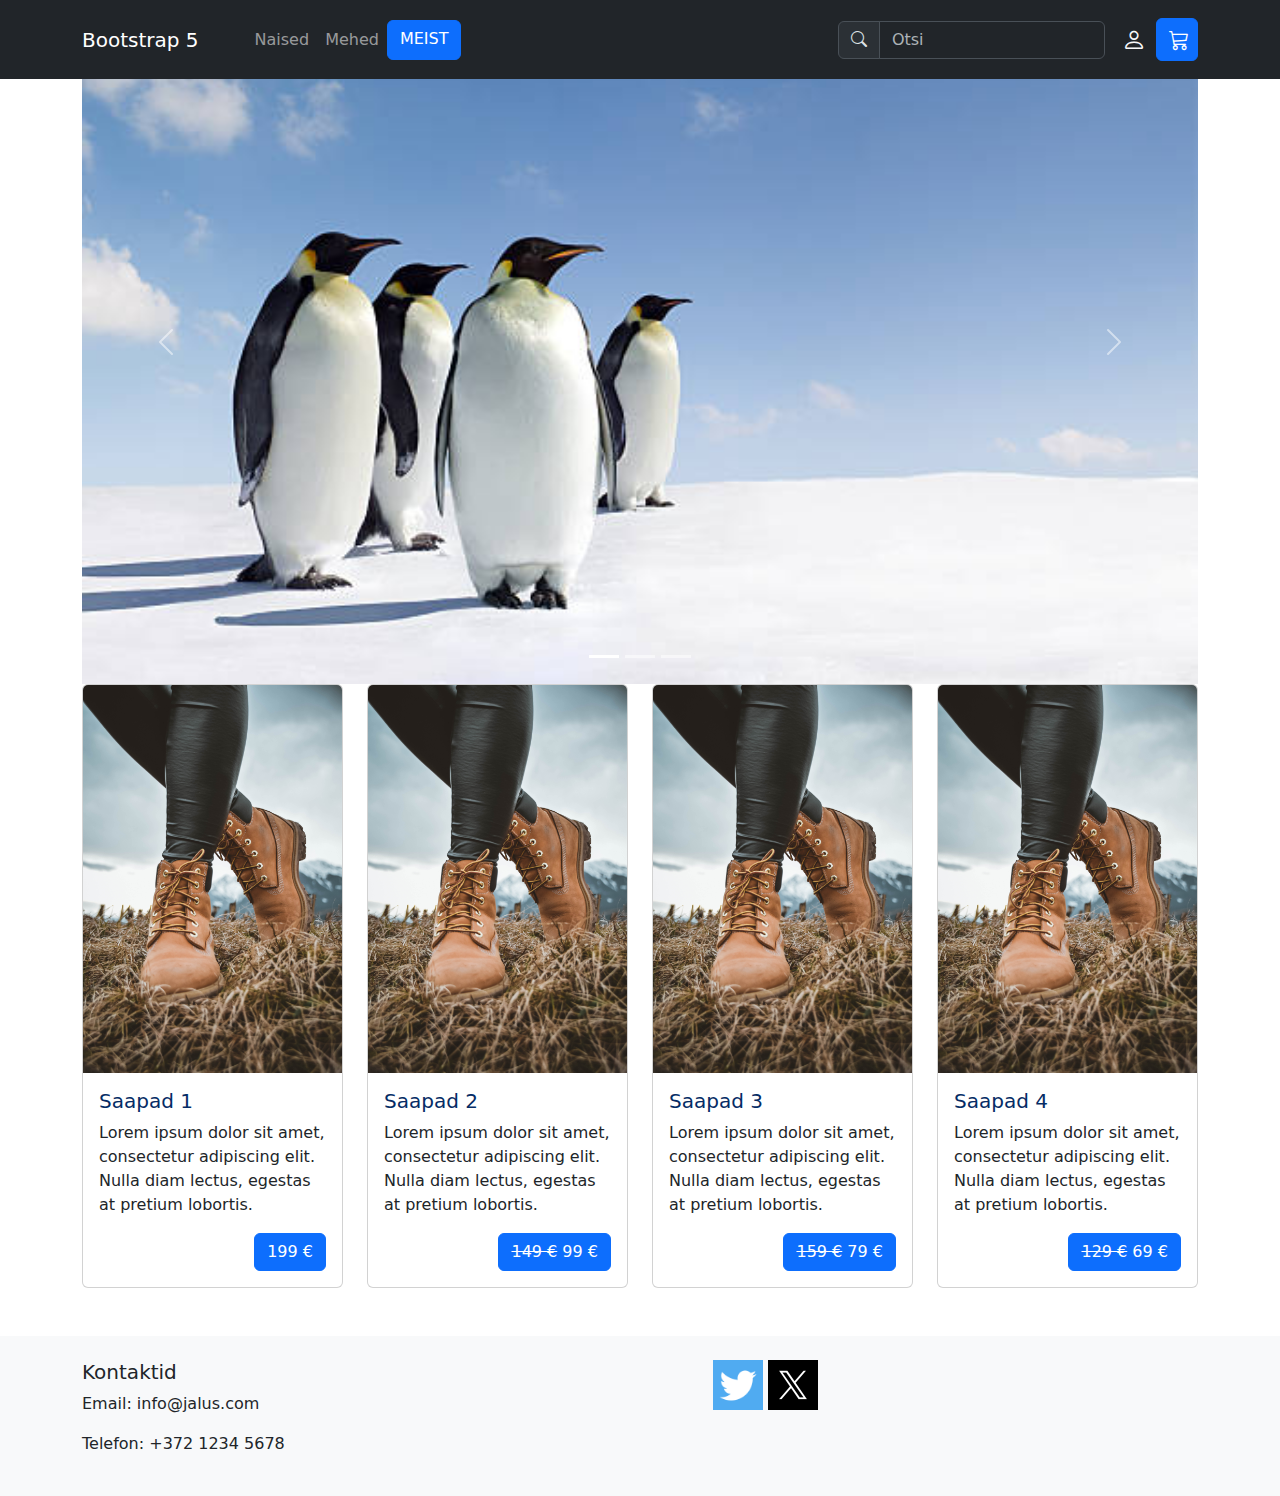
<file: index.html>
<!doctype html>
<html lang="et">

<head>
  <meta charset="utf-8">
  <meta name="viewport" content="width=device-width, initial-scale=1">
  <meta name="description" content="Bootstrapi juhend">
  <meta name="author" content="">
  <title>Bootstrap 5 juhend</title>
  <!--Bootstrap CSS-->
  <link href="https://cdn.jsdelivr.net/npm/bootstrap@5.3.3/dist/css/bootstrap.min.css" rel="stylesheet"
    integrity="sha384-QWTKZyjpPEjISv5WaRU9OFeRpok6YctnYmDr5pNlyT2bRjXh0JMhjY6hW+ALEwIH" crossorigin="anonymous">
  <!--Bootstrap ikoonid-->
  <link href="https://cdn.jsdelivr.net/npm/bootstrap-icons@1.9.1/font/bootstrap-icons.css" rel="stylesheet">
  <!--minu CSS-->
  <link rel="stylesheet" href="custom.css">
</head>

<body>
<!-- Navigatsioon --->
  <nav class="navbar navbar-expand-lg bg-dark py-3 fixed-top" data-bs-theme="dark">
    <div class="container">
      <button class="navbar-toggler" type="button" data-bs-toggle="collapse" data-bs-target="#navbarSupportedContent"
        aria-controls="navbarSupportedContent" aria-expanded="false" aria-label="Toggle navigation">
        <span class="navbar-toggler-icon"></span>
      </button>
      <a class="navbar-brand me-5" href="#">Bootstrap 5</a>
      <div class="collapse navbar-collapse" id="navbarSupportedContent">
        <ul class="navbar-nav me-auto">
          <li class="nav-item dropdown">
            <a class="nav-link dropdown" href="#" id="navbarDropdown" role="button" data-bs-toggle="dropdown"
              aria-expanded="false">Naised</a>
            <ul class="dropdown-menu" aria-labelledby="navbarDropdown">
              <li><a class="dropdown-item" href="#">Kingad</a></li>
              <div class="dropdown-divider"></div>
              <li><a class="dropdown-item" href="#">Saapad</a></li>
            </ul>
          </li>
          <li class="nav-item dropdown">
            <a class="nav-link dropdown" href="#" id="navbarDropdown" role="button" data-bs-toggle="dropdown"
              aria-expanded="false">Mehed</a>
            <ul class="dropdown-menu" aria-labelledby="navbarDropdown">
              <li><a class="dropdown-item" href="#">Kingad</a></li>
              <div class="dropdown-divider"></div>
              <li><a class="dropdown-item" href="#">Saapad</a></li>
            </ul>
          </li>
          <a href="meist.html" class="btn btn-primary">MEIST</a>
        </ul>
       
		<!--Otsi vorm -->
        <form class="d-flex me-1">
          <div class="input-group">
            <div class="input-group-text"><span class="bi bi-search mb-2"></span></div>
            <input class="form-control" type="search" placeholder="Otsi" aria-label="Search">
          </div>
        </form>
      </div>
      <div class="float-end">
       
	   <!--Login ikoon-->
        <button class="btn btn-link text-light" type="submit"><span class="bi bi-person"></span></button>
        
	   <!--Ostukorvi ikoon-->
        <a class="btn btn-primary" href="ostukorv.html" type="submit"><span class="bi bi-cart3"></span></button></a>
      
	  </div>
    </div>
  </nav>
  
  <!--Tee ise: siia konteinerisse lisa pildikarusell-->
  <div class="container">
    <div id="carouselExampleCaptions" class="carousel slide">
      <div class="carousel-indicators">
        <button type="button" data-bs-target="#carouselExampleCaptions" data-bs-slide-to="0" class="active" aria-current="true" aria-label="Slide 1"></button>
        <button type="button" data-bs-target="#carouselExampleCaptions" data-bs-slide-to="1" aria-label="Slide 2"></button>
        <button type="button" data-bs-target="#carouselExampleCaptions" data-bs-slide-to="2" aria-label="Slide 3"></button>
      </div>
      <div class="carousel-inner">
        <div class="carousel-item active">
          <img src="images/peng1.jpg" class="d-block w-100" alt="peng1">
        </div>
        <div class="carousel-item">
          <img src="images/peng2.jpg" class="d-block w-100" alt="peng2">
        </div>
        <div class="carousel-item">
          <img src="images/peng3.jpg" class="d-block w-100" alt="peng3">
          <div class="carousel-caption d-none d-md-block">
            <h5 class="d-none d-md-block">SUUREL EKRAANIL NÄHTAV TEKST</h5>
          </div>
        </div>
      </div>
      <button class="carousel-control-prev" type="button" data-bs-target="#carouselExampleCaptions" data-bs-slide="prev">
        <span class="carousel-control-prev-icon" aria-hidden="true"></span>
        <span class="visually-hidden">Previous</span>
      </button>
      <button class="carousel-control-next" type="button" data-bs-target="#carouselExampleCaptions" data-bs-slide="next">
        <span class="carousel-control-next-icon" aria-hidden="true"></span>
        <span class="visually-hidden">Next</span>
      </button>
    </div>
  </div>
  
  <!--Tooted avalehel kaartidena-->
  <div class="container overflow-hidden">
    <div class="row g-4 row justify-content-center">
      <div class="col-xl-3 col-md-6">
        <div class="card">
          <img src="stephan-seeber-NzAfGi8XuA4-unsplash.jpg" class="card-img-top" alt="pilt">
          <div class="card-body">
            <h5 class="card-title text-primary-emphasis">Saapad 1</h5>
            <p class="card-text">Lorem ipsum dolor sit amet, consectetur adipiscing elit. Nulla diam lectus, egestas at
              pretium lobortis.</p>
            <a href="toode.html" class="btn btn-primary float-end">199 €</a>
          </div>
        </div>
      </div>
      <div class="col-xl-3 col-md-6">
        <div class="card">
          <img src="stephan-seeber-NzAfGi8XuA4-unsplash.jpg" class="card-img-top" alt="pilt">
          <div class="card-body">
            <h5 class="card-title text-primary-emphasis">Saapad 2</h5>
            <p class="card-text">Lorem ipsum dolor sit amet, consectetur adipiscing elit. Nulla diam lectus, egestas at
              pretium lobortis.</p>
            <a href="#" class="btn btn-primary float-end"><s>149 €</s> 99 € </a>
          </div>
        </div>
      </div>
      <div class="col-xl-3 col-md-6">
        <div class="card">
          <img src="stephan-seeber-NzAfGi8XuA4-unsplash.jpg" class="card-img-top" alt="pilt">
          <div class="card-body">
            <h5 class="card-title text-primary-emphasis">Saapad 3</h5>
            <p class="card-text">Lorem ipsum dolor sit amet, consectetur adipiscing elit. Nulla diam lectus, egestas at
              pretium lobortis.</p>
            <a href="#" class="btn btn-primary float-end"><s>159 €</s> 79 €</a>
          </div>
        </div>
      </div>
      <div class="col-xl-3  col-md-6">
        <div class="card">
          <img src="stephan-seeber-NzAfGi8XuA4-unsplash.jpg" class="card-img-top" alt="pilt">
          <div class="card-body">
            <h5 class="card-title text-primary-emphasis">Saapad 4</h5>
            <p class="card-text">Lorem ipsum dolor sit amet, consectetur adipiscing elit. Nulla diam lectus, egestas at
              pretium lobortis.</p>
            <a href="#" class="btn btn-primary float-end"><s>129 €</s> 69 €</a>
          </div>
        </div>
      </div>
    </div>
  </div>
  
  <!--Tee ise: kujunda siia korrektne jalus - lisa kontaktid ja sotsiaalvõrgustike lingid ikoonidega.-->
<footer class="footer bg-light py-4">
  <div class="container">
    <div class="row">
      <!-- Kontaktid -->
      <div class="col-md-4">
        <h5>Kontaktid</h5>
        <p>Email: info@jalus.com</p>
        <p>Telefon: +372 1234 5678</p>
      </div>
      <div class="col-md-4 text-end">
        <div class="icons">
          <a href="#"><img src="images/twitter.png" alt="twitter" /></a>
          <a href="#"><img src="images/X_logo.jpg" alt="twitter2" /></a>
        </div>
      </div>
    </div>
  </div>
</footer>
  
  <!--Popper.js-->
  <script src="https://cdn.jsdelivr.net/npm/@popperjs/core@2.11.8/dist/umd/popper.min.js"
    integrity="sha384-I7E8VVD/ismYTF4hNIPjVp/Zjvgyol6VFvRkX/vR+Vc4jQkC+hVqc2pM8ODewa9r"
    crossorigin="anonymous"></script>
  
  <!--Bootstrap.js-->
  <script src="https://cdn.jsdelivr.net/npm/bootstrap@5.3.3/dist/js/bootstrap.min.js"
    integrity="sha384-0pUGZvbkm6XF6gxjEnlmuGrJXVbNuzT9qBBavbLwCsOGabYfZo0T0to5eqruptLy"
    crossorigin="anonymous"></script>

</body>

</html>
</file>
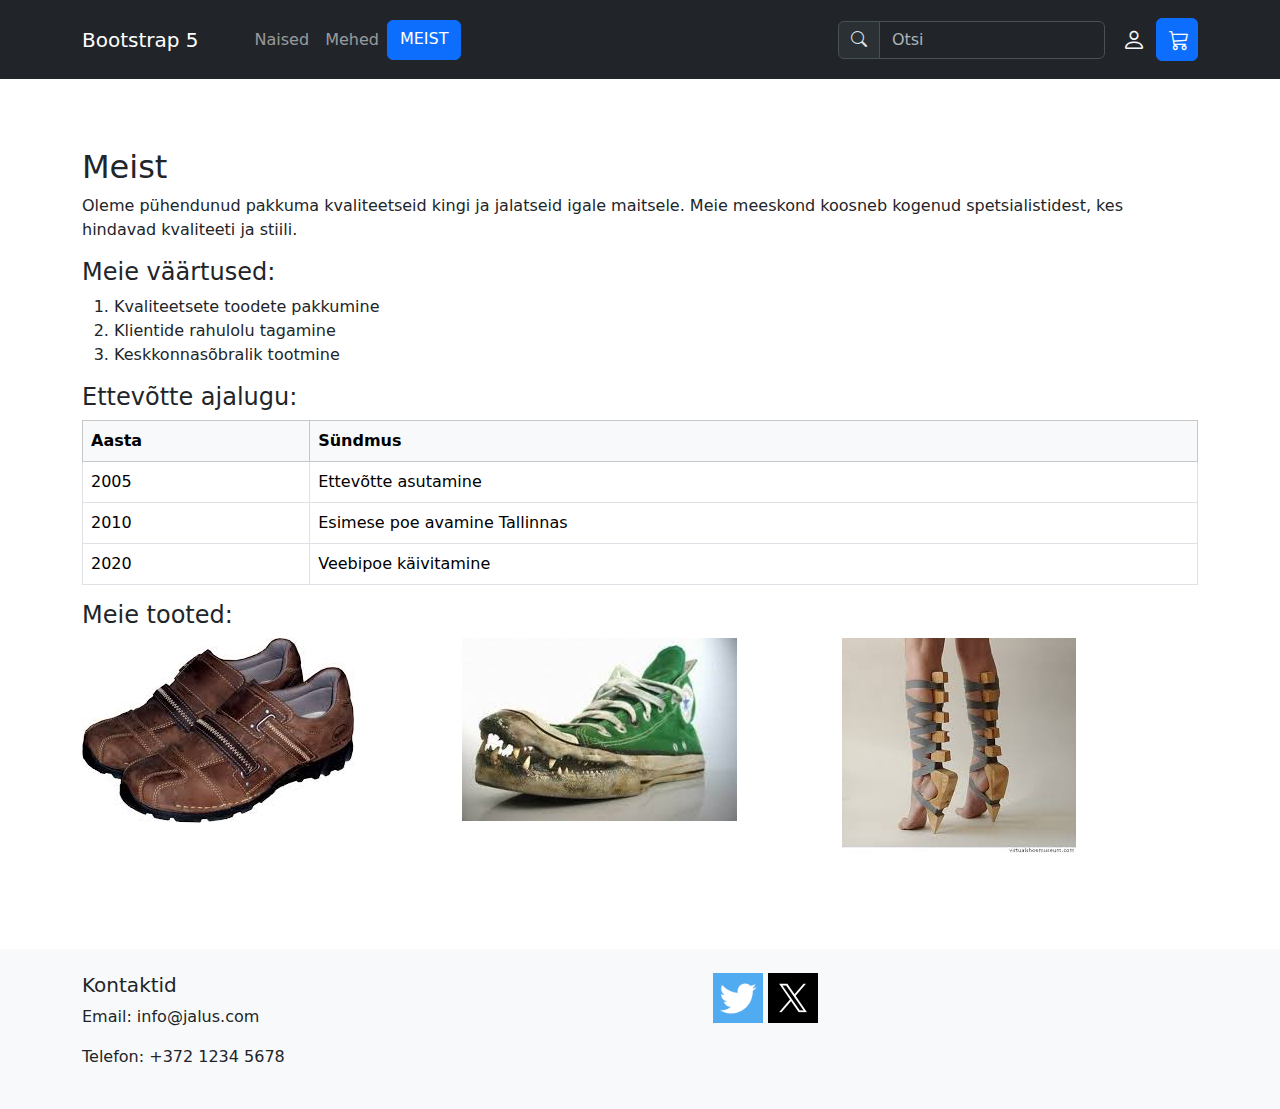
<file: meist.html>
<!doctype html>
<html lang="et">

<head>
    <meta charset="utf-8">
    <meta name="viewport" content="width=device-width, initial-scale=1">
    <meta name="description" content="Bootstrapi juhend">
    <meta name="author" content="">
    <title>Bootstrap 5 juhend</title>
    <!--Bootstrap CSS-->
    <link href="https://cdn.jsdelivr.net/npm/bootstrap@5.3.3/dist/css/bootstrap.min.css" rel="stylesheet"
          integrity="sha384-QWTKZyjpPEjISv5WaRU9OFeRpok6YctnYmDr5pNlyT2bRjXh0JMhjY6hW+ALEwIH" crossorigin="anonymous">
    <!--Bootstrap ikoonid-->
    <link href="https://cdn.jsdelivr.net/npm/bootstrap-icons@1.9.1/font/bootstrap-icons.css" rel="stylesheet">
    <!--minu CSS-->
    <link rel="stylesheet" href="custom.css">
</head>

<body>
<!-- Navigatsioon --->
<nav class="navbar navbar-expand-lg bg-dark py-3 fixed-top" data-bs-theme="dark">
    <div class="container">
        <button class="navbar-toggler" type="button" data-bs-toggle="collapse" data-bs-target="#navbarSupportedContent"
                aria-controls="navbarSupportedContent" aria-expanded="false" aria-label="Toggle navigation">
            <span class="navbar-toggler-icon"></span>
        </button>
        <a class="navbar-brand me-5" href="index.html">Bootstrap 5</a>
        <div class="collapse navbar-collapse" id="navbarSupportedContent">
            <ul class="navbar-nav me-auto">
                <li class="nav-item dropdown">
                    <a class="nav-link dropdown" href="#" id="navbarDropdown" role="button" data-bs-toggle="dropdown"
                       aria-expanded="false">Naised</a>
                    <ul class="dropdown-menu" aria-labelledby="navbarDropdown">
                        <li><a class="dropdown-item" href="#">Kingad</a></li>
                        <div class="dropdown-divider"></div>
                        <li><a class="dropdown-item" href="#">Saapad</a></li>
                    </ul>
                </li>
                <li class="nav-item dropdown">
                    <a class="nav-link dropdown" href="#" id="navbarDropdown" role="button" data-bs-toggle="dropdown"
                       aria-expanded="false">Mehed</a>
                    <ul class="dropdown-menu" aria-labelledby="navbarDropdown">
                        <li><a class="dropdown-item" href="#">Kingad</a></li>
                        <div class="dropdown-divider"></div>
                        <li><a class="dropdown-item" href="#">Saapad</a></li>
                    </ul>
                </li>
                <a href="meist.html" class="btn btn-primary">MEIST</a>
            </ul>

            <!--Otsi vorm -->
            <form class="d-flex me-1">
                <div class="input-group">
                    <div class="input-group-text"><span class="bi bi-search mb-2"></span></div>
                    <input class="form-control" type="search" placeholder="Otsi" aria-label="Search">
                </div>
            </form>
        </div>
        <div class="float-end">

            <!--Login ikoon-->
            <button class="btn btn-link text-light" type="submit"><span class="bi bi-person"></span></button>

            <!--Ostukorvi ikoon-->
            <a class="btn btn-primary" href="ostukorv.html" type="submit"><span class="bi bi-cart3"></span></button></a>

        </div>
    </div>
</nav>


<!-- Meist sektsioon -->
<div class="bodyheadervahe">
    <section id="meist" class="container py-5">
        <h2>Meist</h2>
        <p>Oleme pühendunud pakkuma kvaliteetseid kingi ja jalatseid igale maitsele. Meie meeskond koosneb kogenud spetsialistidest, kes hindavad kvaliteeti ja stiili.</p>

        <!-- Nummerdatud nimekiri -->
        <h4>Meie väärtused:</h4>
        <ol>
            <li>Kvaliteetsete toodete pakkumine</li>
            <li>Klientide rahulolu tagamine</li>
            <li>Keskkonnasõbralik tootmine</li>
        </ol>

        <!-- Tabel ettevõtte ajalooga -->
        <h4>Ettevõtte ajalugu:</h4>
        <table class="table table-bordered">
            <thead class="table-light">
            <tr>
                <th>Aasta</th>
                <th>Sündmus</th>
            </tr>
            </thead>
            <tbody>
            <tr>
                <td>2005</td>
                <td>Ettevõtte asutamine</td>
            </tr>
            <tr>
                <td>2010</td>
                <td>Esimese poe avamine Tallinnas</td>
            </tr>
            <tr>
                <td>2020</td>
                <td>Veebipoe käivitamine</td>
            </tr>
            </tbody>
        </table>

        <!-- Piltide galerii -->
        <h4>Meie tooted:</h4>
        <div class="row">
            <div class="col-md-4">
                <img src="images/kingad1.jpg" class="img-fluid" alt="kingad">
            </div>
            <div class="col-md-4">
                <img src="images/kingad2.jpg" class="img-fluid" alt="kingad">
            </div>
            <div class="col-md-4">
                <img src="images/kingad3.jpg" class="img-fluid" alt="kingad">
            </div>
        </div>
    </section>
</div>


<!--Tee ise: kujunda siia korrektne jalus - lisa kontaktid ja sotsiaalvõrgustike lingid ikoonidega.-->
<footer class="footer bg-light py-4">
    <div class="container">
        <div class="row">
            <!-- Kontaktid -->
            <div class="col-md-4">
                <h5>Kontaktid</h5>
                <p>Email: info@jalus.com</p>
                <p>Telefon: +372 1234 5678</p>
            </div>
            <div class="col-md-4 text-end">
                <div class="icons">
                    <a href="#"><img src="images/twitter.png" alt="twitter" /></a>
                    <a href="#"><img src="images/X_logo.jpg" alt="twitter2" /></a>
                </div>
            </div>
        </div>
    </div>
</footer>

<!--Popper.js-->
<script src="https://cdn.jsdelivr.net/npm/@popperjs/core@2.11.8/dist/umd/popper.min.js"
        integrity="sha384-I7E8VVD/ismYTF4hNIPjVp/Zjvgyol6VFvRkX/vR+Vc4jQkC+hVqc2pM8ODewa9r"
        crossorigin="anonymous"></script>

<!--Bootstrap.js-->
<script src="https://cdn.jsdelivr.net/npm/bootstrap@5.3.3/dist/js/bootstrap.min.js"
        integrity="sha384-0pUGZvbkm6XF6gxjEnlmuGrJXVbNuzT9qBBavbLwCsOGabYfZo0T0to5eqruptLy"
        crossorigin="anonymous"></script>

</body>

</html>
</file>
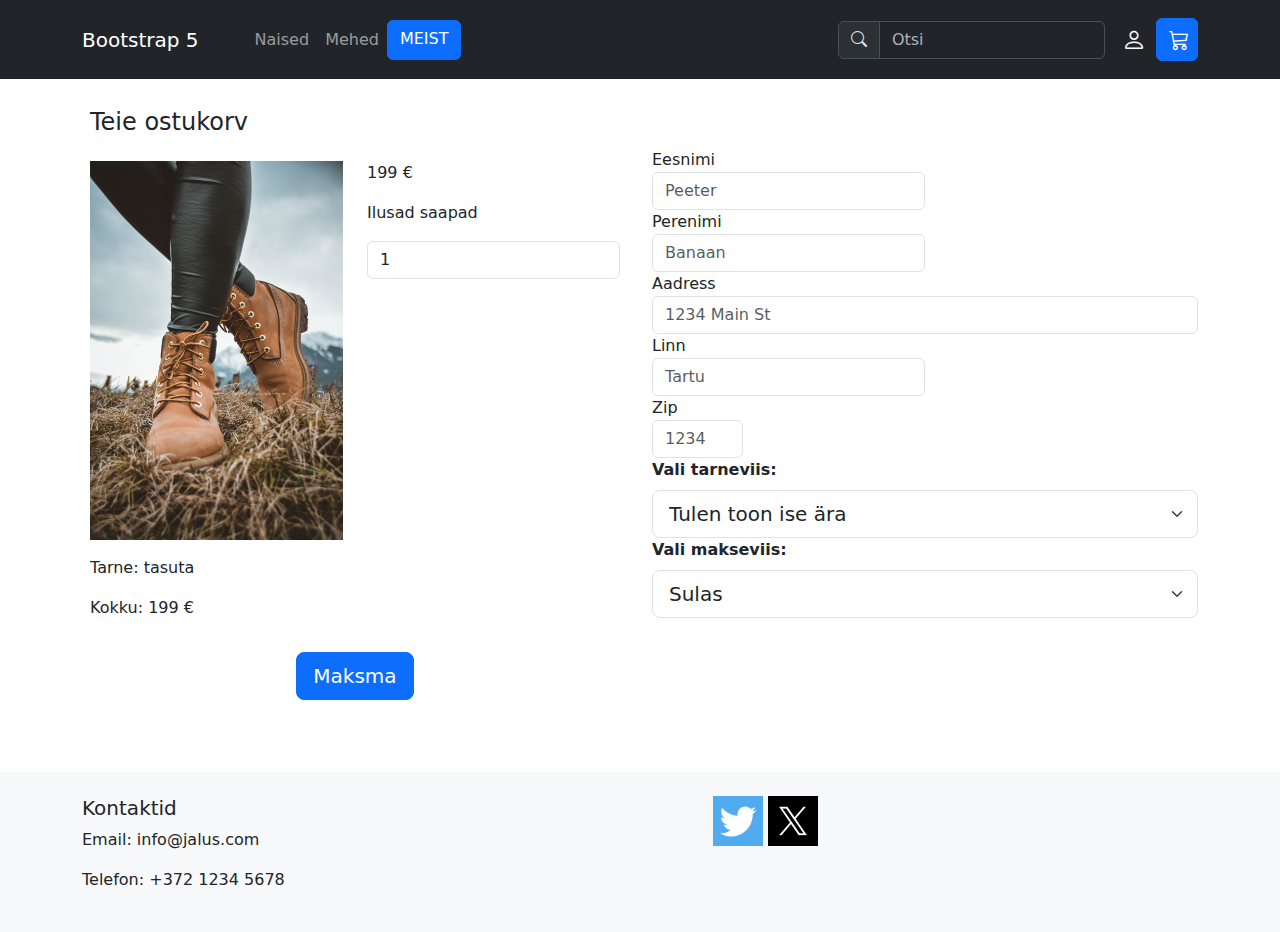
<file: ostukorv.html>
<!doctype html>
<html lang="et">

<head>
  <meta charset="utf-8">
  <meta name="viewport" content="width=device-width, initial-scale=1">
  <meta name="description" content="Bootstrapi juhend">
  <meta name="author" content="">
  <title>Bootstrap 5 juhend</title>
  <!--Bootstrap CSS-->
  <link href="https://cdn.jsdelivr.net/npm/bootstrap@5.3.3/dist/css/bootstrap.min.css" rel="stylesheet"
    integrity="sha384-QWTKZyjpPEjISv5WaRU9OFeRpok6YctnYmDr5pNlyT2bRjXh0JMhjY6hW+ALEwIH" crossorigin="anonymous">
  <!--Bootstrap ikoonid-->
  <link href="https://cdn.jsdelivr.net/npm/bootstrap-icons@1.9.1/font/bootstrap-icons.css" rel="stylesheet">
  <!--minu CSS-->
  <link rel="stylesheet" href="custom.css">
  
</head>

<body>
  <!-- Navigatsioon --->
  <nav class="navbar navbar-expand-lg bg-dark py-3 fixed-top" data-bs-theme="dark">
    <div class="container">
      <button class="navbar-toggler" type="button" data-bs-toggle="collapse" data-bs-target="#navbarSupportedContent"
        aria-controls="navbarSupportedContent" aria-expanded="false" aria-label="Toggle navigation">
        <span class="navbar-toggler-icon"></span>
      </button>
      <a class="navbar-brand me-5" href="#">Bootstrap 5</a>
      <div class="collapse navbar-collapse" id="navbarSupportedContent">
        <ul class="navbar-nav me-auto">
          <li class="nav-item dropdown">
            <a class="nav-link dropdown" href="#" id="navbarDropdown" role="button" data-bs-toggle="dropdown"
              aria-expanded="false">Naised</a>
            <ul class="dropdown-menu" aria-labelledby="navbarDropdown">
              <li><a class="dropdown-item" href="#">Kingad</a></li>
              <div class="dropdown-divider"></div>
              <li><a class="dropdown-item" href="#">Saapad</a></li>
            </ul>
          </li>
          <li class="nav-item dropdown">
            <a class="nav-link dropdown" href="#" id="navbarDropdown" role="button" data-bs-toggle="dropdown"
              aria-expanded="false">Mehed</a>
            <ul class="dropdown-menu" aria-labelledby="navbarDropdown">
              <li><a class="dropdown-item" href="#">Kingad</a></li>
              <div class="dropdown-divider"></div>
              <li><a class="dropdown-item" href="#">Saapad</a></li>
            </ul>
          </li>
          <a href="meist.html" class="btn btn-primary">MEIST</a>
        </ul>
        
		<!--Otsi vorm -->
        <form class="d-flex me-1">
          <div class="input-group">
            <div class="input-group-text"><span class="bi bi-search mb-2"></span></div>
            <input class="form-control" type="search" placeholder="Otsi" aria-label="Search">
          </div>
        </form>
      </div>
      <div class="float-end">
       
	   <!--Login ikoon-->
        <button class="btn btn-link text-light" type="submit"><span class="bi bi-person"></span></button>
       
	   <!--Ostukorvi ikoon-->
        <a class="btn btn-primary" href="ostukorv.html" type="submit"><span class="bi bi-cart3"></span></button></a>
      </div>
    </div>
  </nav>
  <div class="bodyheadervahe">
    <section>
      <div class="container">
        <div class="row">
          <div class="col-lg-6 d-flex align-items-start flex-column">
            <div class="mb-auto p-2">
              <h4>Teie ostukorv</h4>
            </div>
            <div class="mb-auto p-2 row">
              <div class="col-lg-6">
                <img src="stephan-seeber-NzAfGi8XuA4-unsplash.jpg" width="100%">
              </div>
              <div class="col-lg-6">
                <p>199 &#8364;</p>
                <p>Ilusad saapad</p>
                <select class="form-control col-lg-6 form-sm" id="kogus">
                  <option>0</option>
                  <option selected="selected">1</option>
                  <option>2</option>
                  <option>3</option>
                </select>
                <br />
              </div>
            </div>
            <div class="p-2">
              <p>Tarne: tasuta</span></p>
              <p>Kokku: 199 &#8364;</span></p>
            </div>
            <div class="p-2 mx-auto">
              <a href="#" class="btn btn-primary btn-lg mb-3">Maksma</a>
            </div>
          </div>
          <div class="col-lg-6">
            <!--Tee ise: korrasta (lisa) ostukorvi vormi nii, et sellel oleks väljad kasutaja andmete jaoks, makse ja tarneviisi valik ning ostukorv oleks kujundatud järgides kasutajaliidese disaini põhimõtteid.-->
            <form>
              <br/>
              <br/>
              <div class="form-row">
                <div class="form-group col-md-6">
                  <label for="inputEmail4">Eesnimi</label>
                  <input type="email" class="form-control" id="inputEmail4" placeholder="Peeter">
                </div>
                <div class="form-group col-md-6">
                  <label for="inputPassword4">Perenimi</label>
                  <input type="password" class="form-control" id="inputPassword4" placeholder="Banaan">
                </div>
              </div>
              <div class="form-group">
                <label for="inputAddress">Aadress</label>
                <input type="text" class="form-control" id="inputAddress" placeholder="1234 Main St">
              </div>
              <div class="form-row">
                <div class="form-group col-md-6">
                  <label for="inputCity">Linn</label>
                  <input type="text" class="form-control" id="inputCity" placeholder="Tartu">
                </div>
                <div class="form-group col-md-2">
                  <label for="inputZip">Zip</label>
                  <input type="text" class="form-control" id="inputZip" placeholder="1234">
                </div>
              </div>
              <label for="jalanr" class="form-label fw-semibold text-nowrap">Vali tarneviis:</label>
              <select class="form-select form-select-lg" size="1" id="jalanr" name="jalanumber">
                <option>Tulen toon ise ära</option>
                <option>Tellin ukse taha</option>
              </select>
              <label for="jalanr" class="form-label fw-semibold text-nowrap">Vali makseviis:</label>
              <select class="form-select form-select-lg" size="1" id="dsa" name="jalanumber">
                <option>Sulas</option>
                <option>Kaardiga</option>
              </select>
            </form>
          </div>
        </div>
      </div>
    </section>
  </div>

  <!--Tee ise: kujunda siia korrektne jalus - lisa kontaktid ja sotsiaalvõrgustike lingid ikoonidega.-->
  <footer class="footer bg-light py-4">
    <div class="container">
      <div class="row">
        <!-- Kontaktid -->
        <div class="col-md-4">
          <h5>Kontaktid</h5>
          <p>Email: info@jalus.com</p>
          <p>Telefon: +372 1234 5678</p>
        </div>
        <div class="col-md-4 text-end">
          <div class="icons">
            <a href="#"><img src="images/twitter.png" alt="twitter" /></a>
            <a href="#"><img src="images/X_logo.jpg" alt="twitter2" /></a>
          </div>
        </div>
      </div>
    </div>
  </footer>
  
  <!--Popper.js-->
  <script src="https://cdn.jsdelivr.net/npm/@popperjs/core@2.11.8/dist/umd/popper.min.js"
    integrity="sha384-I7E8VVD/ismYTF4hNIPjVp/Zjvgyol6VFvRkX/vR+Vc4jQkC+hVqc2pM8ODewa9r"
    crossorigin="anonymous"></script>
	
  <!--Bootstrap.js-->
  <script src="https://cdn.jsdelivr.net/npm/bootstrap@5.3.3/dist/js/bootstrap.min.js"
    integrity="sha384-0pUGZvbkm6XF6gxjEnlmuGrJXVbNuzT9qBBavbLwCsOGabYfZo0T0to5eqruptLy"
    crossorigin="anonymous"></script>
</body>

</html>
</file>
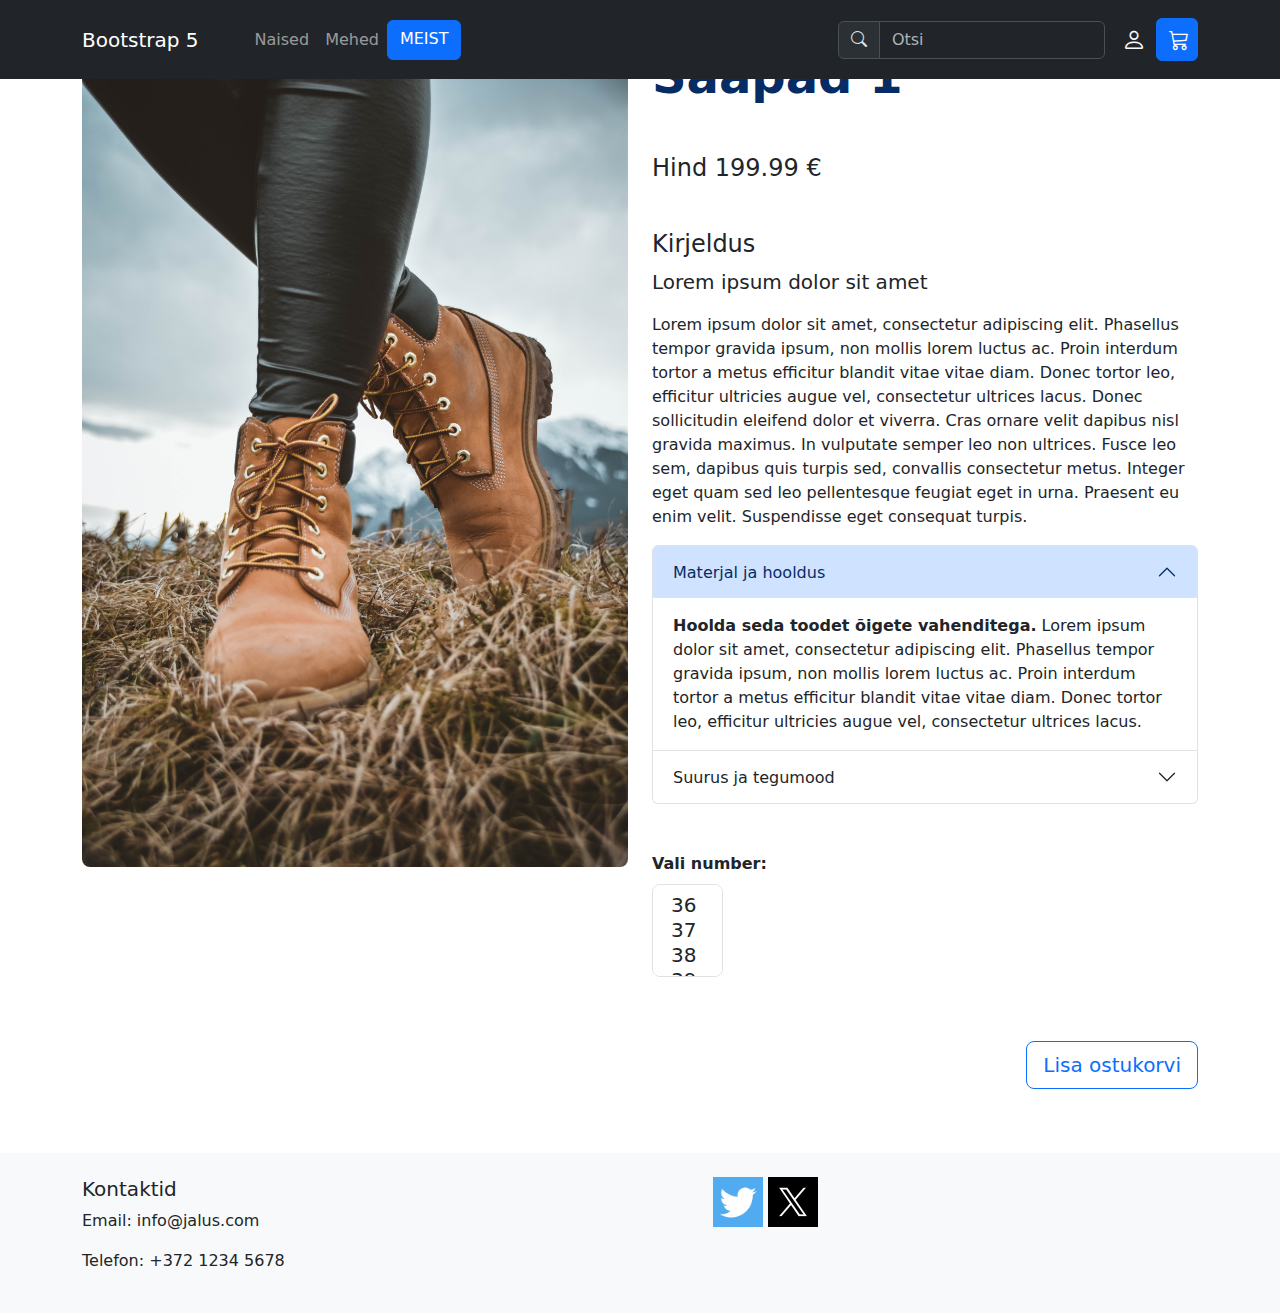
<file: toode.html>
<!doctype html>
<html lang="et">

<head>
  <meta charset="utf-8">
  <meta name="viewport" content="width=device-width, initial-scale=1">
  <meta name="description" content="Bootstrapi juhend">
  <meta name="author" content="">
  <title>Bootstrap 5 juhend</title>
  <!--Bootstrap CSS-->
  <link href="https://cdn.jsdelivr.net/npm/bootstrap@5.3.3/dist/css/bootstrap.min.css" rel="stylesheet"
    integrity="sha384-QWTKZyjpPEjISv5WaRU9OFeRpok6YctnYmDr5pNlyT2bRjXh0JMhjY6hW+ALEwIH" crossorigin="anonymous">
  <!--Bootstrap ikoonid-->
  <link href="https://cdn.jsdelivr.net/npm/bootstrap-icons@1.9.1/font/bootstrap-icons.css" rel="stylesheet">
  <!--minu CSS-->
  <link rel="stylesheet" href="custom.css">
 
</head>

<body>
<!-- Navigatsioon --->
  <nav class="navbar navbar-expand-lg bg-dark py-3 fixed-top" data-bs-theme="dark">
    <div class="container">
      <button class="navbar-toggler" type="button" data-bs-toggle="collapse" data-bs-target="#navbarSupportedContent"
        aria-controls="navbarSupportedContent" aria-expanded="false" aria-label="Toggle navigation">
        <span class="navbar-toggler-icon"></span>
      </button>
      <a class="navbar-brand me-5" href="#">Bootstrap 5</a>
      <div class="collapse navbar-collapse" id="navbarSupportedContent">
        <ul class="navbar-nav me-auto">
          <li class="nav-item dropdown">
            <a class="nav-link dropdown" href="#" id="navbarDropdown" role="button" data-bs-toggle="dropdown"
              aria-expanded="false">Naised</a>
            <ul class="dropdown-menu" aria-labelledby="navbarDropdown">
              <li><a class="dropdown-item" href="#">Kingad</a></li>
              <div class="dropdown-divider"></div>
              <li><a class="dropdown-item" href="#">Saapad</a></li>
            </ul>
          </li>
          <li class="nav-item dropdown">
            <a class="nav-link dropdown" href="#" id="navbarDropdown" role="button" data-bs-toggle="dropdown"
              aria-expanded="false">Mehed</a>
            <ul class="dropdown-menu" aria-labelledby="navbarDropdown">
              <li><a class="dropdown-item" href="#">Kingad</a></li>
              <div class="dropdown-divider"></div>
              <li><a class="dropdown-item" href="#">Saapad</a></li>
            </ul>
          </li>
          <a href="meist.html" class="btn btn-primary">MEIST</a>
        </ul>
       
	   <!--Otsi vorm -->
        <form class="d-flex me-1">
          <div class="input-group">
            <div class="input-group-text"><span class="bi bi-search mb-2"></span></div>
            <input class="form-control" type="search" placeholder="Otsi" aria-label="Search">
          </div>
        </form>
      </div>
      <div class="float-end">
      
	  <!--Login ikoon-->
        <button class="btn btn-link text-light" type="submit"><span class="bi bi-person"></span></button>
      
	  <!--Ostukorvi ikoon-->
        <a class="btn btn-primary" href="ostukorv.html" type="submit"><span class="bi bi-cart3"></span></button></a>
      </div>
    </div>
  </nav>
  <section>
    <div class="container">
      <div class="row mt-5">
        <div class="col-lg-6"><img src="stephan-seeber-NzAfGi8XuA4-unsplash.jpg" class="img-fluid rounded-3"
            alt="saapad" /></div>
        <div class="col-lg-6">
          <h1 class="display-5 fw-semibold text-primary-emphasis">Saapad 1</h1>
          <h4 class="mt-5 text">Hind 199.99 &#8364;</h4>
          <h4 class="mt-5">Kirjeldus</h4>
          <p class="my-2 fs-5 fw-light">Lorem ipsum dolor sit amet</p>
          <p class="mt-3">Lorem ipsum dolor sit amet, consectetur adipiscing elit. Phasellus tempor gravida ipsum, non
            mollis lorem luctus ac. Proin interdum tortor a metus efficitur blandit vitae vitae diam. Donec tortor leo,
            efficitur ultricies augue vel, consectetur ultrices lacus. Donec sollicitudin eleifend dolor et viverra.
            Cras ornare velit dapibus nisl gravida maximus. In vulputate semper leo non ultrices. Fusce leo sem, dapibus
            quis turpis sed, convallis consectetur metus. Integer eget quam sed leo pellentesque feugiat eget in urna.
            Praesent eu enim velit. Suspendisse eget consequat turpis.</p>
          <div class="accordion" id="accordionExample">
            <div class="accordion-item">
              <h2 class="accordion-header">
                <button class="accordion-button" type="button" data-bs-toggle="collapse"
                  data-bs-target="#collapseOne" aria-expanded="false" aria-controls="collapseOne">
                  Materjal ja hooldus
                </button>
              </h2>
			<!--Tee ise: esimene valik peab olema lehe avamisel avatud.-->
              <div id="collapseOne" class="accordion-collapse show" data-bs-parent="#accordionExample">
                <div class="accordion-body">
                  <strong>Hoolda seda toodet õigete vahenditega.</strong> Lorem ipsum dolor sit amet, consectetur
                  adipiscing elit. Phasellus tempor gravida ipsum, non mollis lorem luctus ac. Proin interdum tortor a
                  metus efficitur blandit vitae vitae diam. Donec tortor leo, efficitur ultricies augue vel, consectetur
                  ultrices lacus.
                </div>
              </div>
            </div>
            <div class="accordion-item">
              <h2 class="accordion-header">
                <button class="accordion-button collapsed" type="button" data-bs-toggle="collapse"
                  data-bs-target="#collapseTwo" aria-expanded="false" aria-controls="collapseTwo">
                  Suurus ja tegumood
                </button>
              </h2>
              <div id="collapseTwo" class="accordion-collapse collapse" data-bs-parent="#accordionExample">
                <div class="accordion-body">
                  <strong>Väiksem suurus, osta suurem number.</strong> Lorem ipsum dolor sit amet, consectetur
                  adipiscing elit. Phasellus tempor gravida ipsum, non mollis lorem luctus ac. Proin interdum tortor a
                  metus efficitur blandit vitae vitae diam. Donec tortor leo, efficitur ultricies augue vel, consectetur
                  ultrices lacus.
                </div>
              </div>
            </div>
          </div>
          <div class="form row my-5">
            <div class="col-2">
              <label for="jalanr" class="form-label fw-semibold text-nowrap">Vali number:</label>
              <select class="form-select form-select-lg" size="3" id="jalanr" name="jalanumber">
                <option>36</option>
                <option>37</option>
                <option>38</option>
                <option>39</option>
                <option>40</option>
                <option>41</option>
              </select>
            </div>
          </div>
          
		  <!--Ostukorvi lisamise nupp lingina-->
          <a class="btn btn-outline-primary btn-lg my-3 float-end" href="ostukorv.html" role="button">Lisa ostukorvi</a>
        
		</div>
      </div>
    </div>
    </div>
  </section>

<!--Tee ise: kujunda siia korrektne jalus - lisa kontaktid ja sotsiaalvõrgustike lingid ikoonidega.-->
<footer class="footer bg-light py-4">
  <div class="container">
    <div class="row">
      <!-- Kontaktid -->
      <div class="col-md-4">
        <h5>Kontaktid</h5>
        <p>Email: info@jalus.com</p>
        <p>Telefon: +372 1234 5678</p>
      </div>
      <div class="col-md-4 text-end">
        <div class="icons">
          <a href="#"><img src="images/twitter.png" alt="twitter" /></a>
          <a href="#"><img src="images/X_logo.jpg" alt="twitter2" /></a>
        </div>
      </div>
    </div>
  </div>
</footer>
  
  <!--Popper.js-->
  <script src="https://cdn.jsdelivr.net/npm/@popperjs/core@2.11.8/dist/umd/popper.min.js"
    integrity="sha384-I7E8VVD/ismYTF4hNIPjVp/Zjvgyol6VFvRkX/vR+Vc4jQkC+hVqc2pM8ODewa9r"
    crossorigin="anonymous"></script>

  <!--Bootstrap.js-->
  <script src="https://cdn.jsdelivr.net/npm/bootstrap@5.3.3/dist/js/bootstrap.min.js"
    integrity="sha384-0pUGZvbkm6XF6gxjEnlmuGrJXVbNuzT9qBBavbLwCsOGabYfZo0T0to5eqruptLy"
    crossorigin="anonymous"></script>
  
</body>

</html>
</file>
<file: custom.css>
footer {
    margin-top: 3rem;
    padding: 3rem;
}

.bi {
    display: inline-block;
    fill: currentColor;
    width: 1rem;
    height: 1rem;
}

.bi-person {
    display: inline-block;
    fill: currentColor;
    font-size: 1.5rem;
   
}

.bi-cart3 {
    display: inline-block;
    fill: currentColor;
    font-size: 1.25rem;
    
}

.footer img {
    object-fit: cover;
    max-width: 50px;
}

.bodyheadervahe {
    margin-top: 100px;
}
</file>
